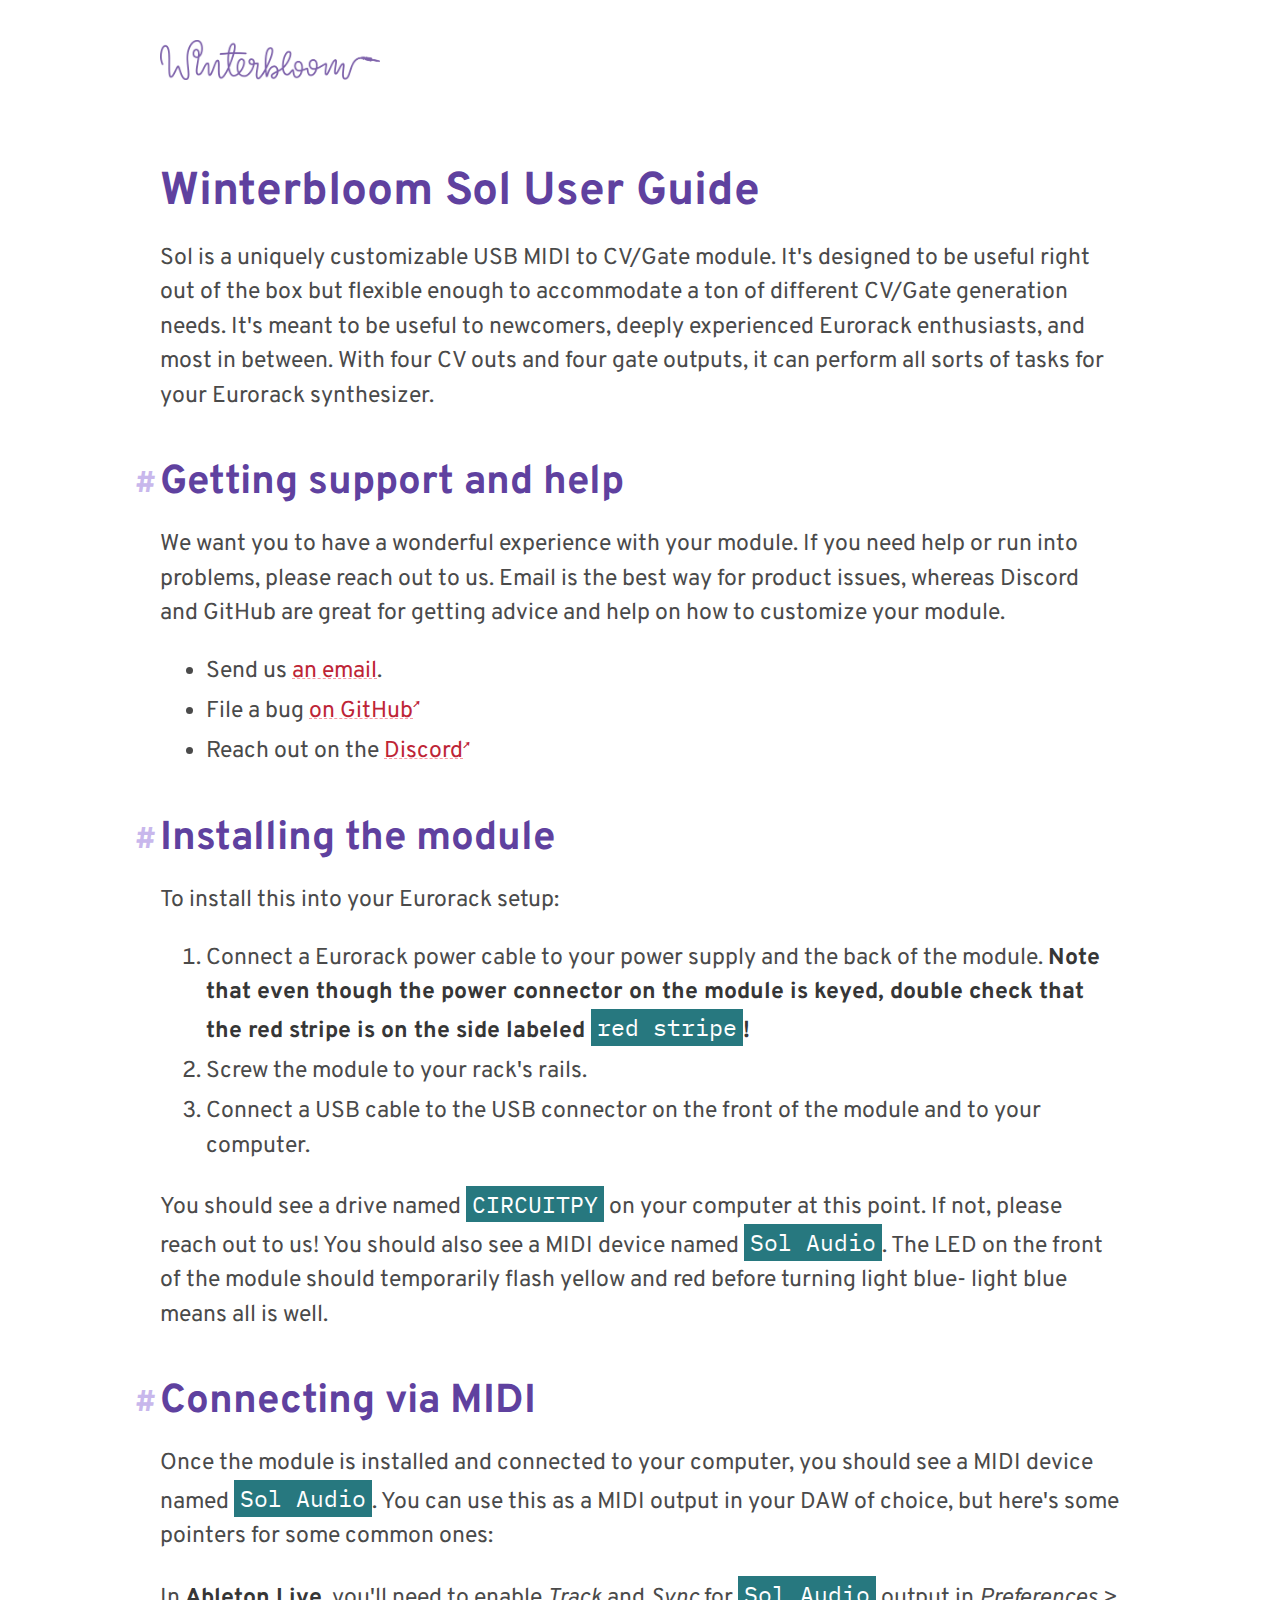
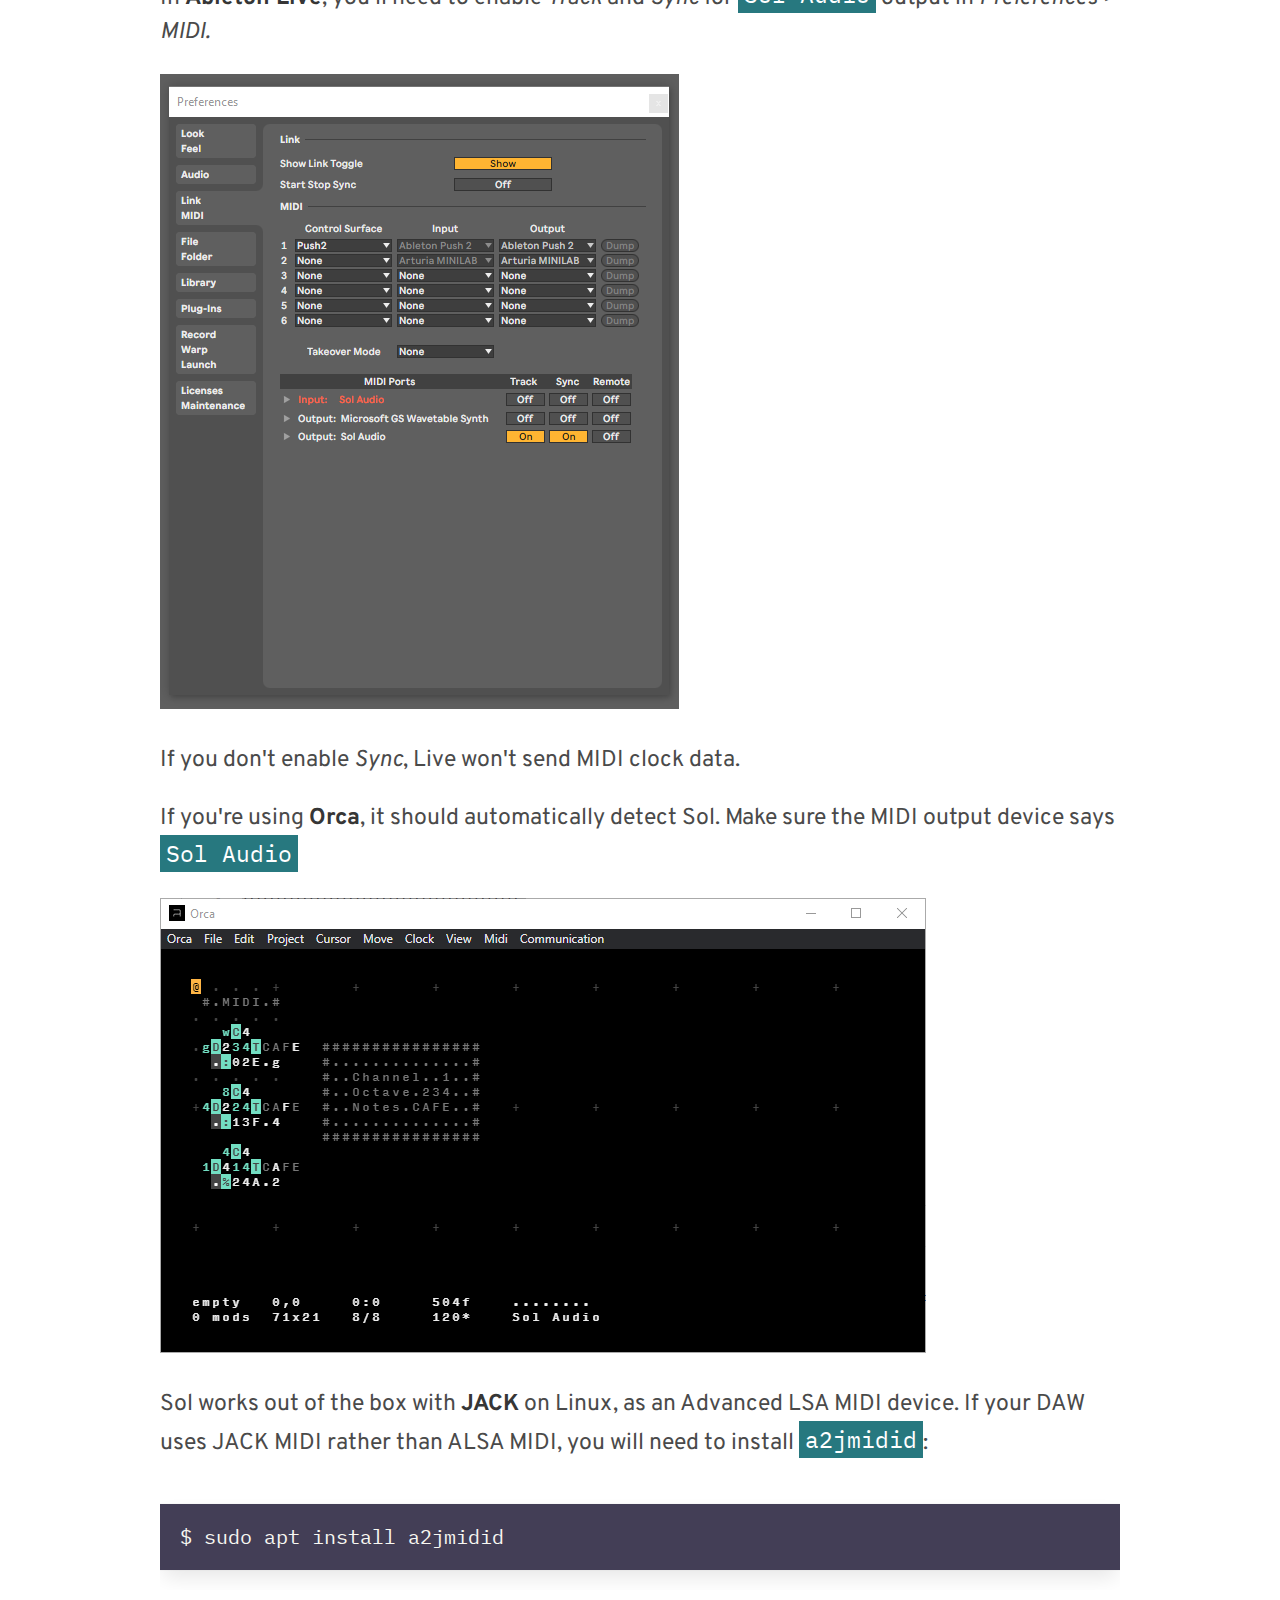
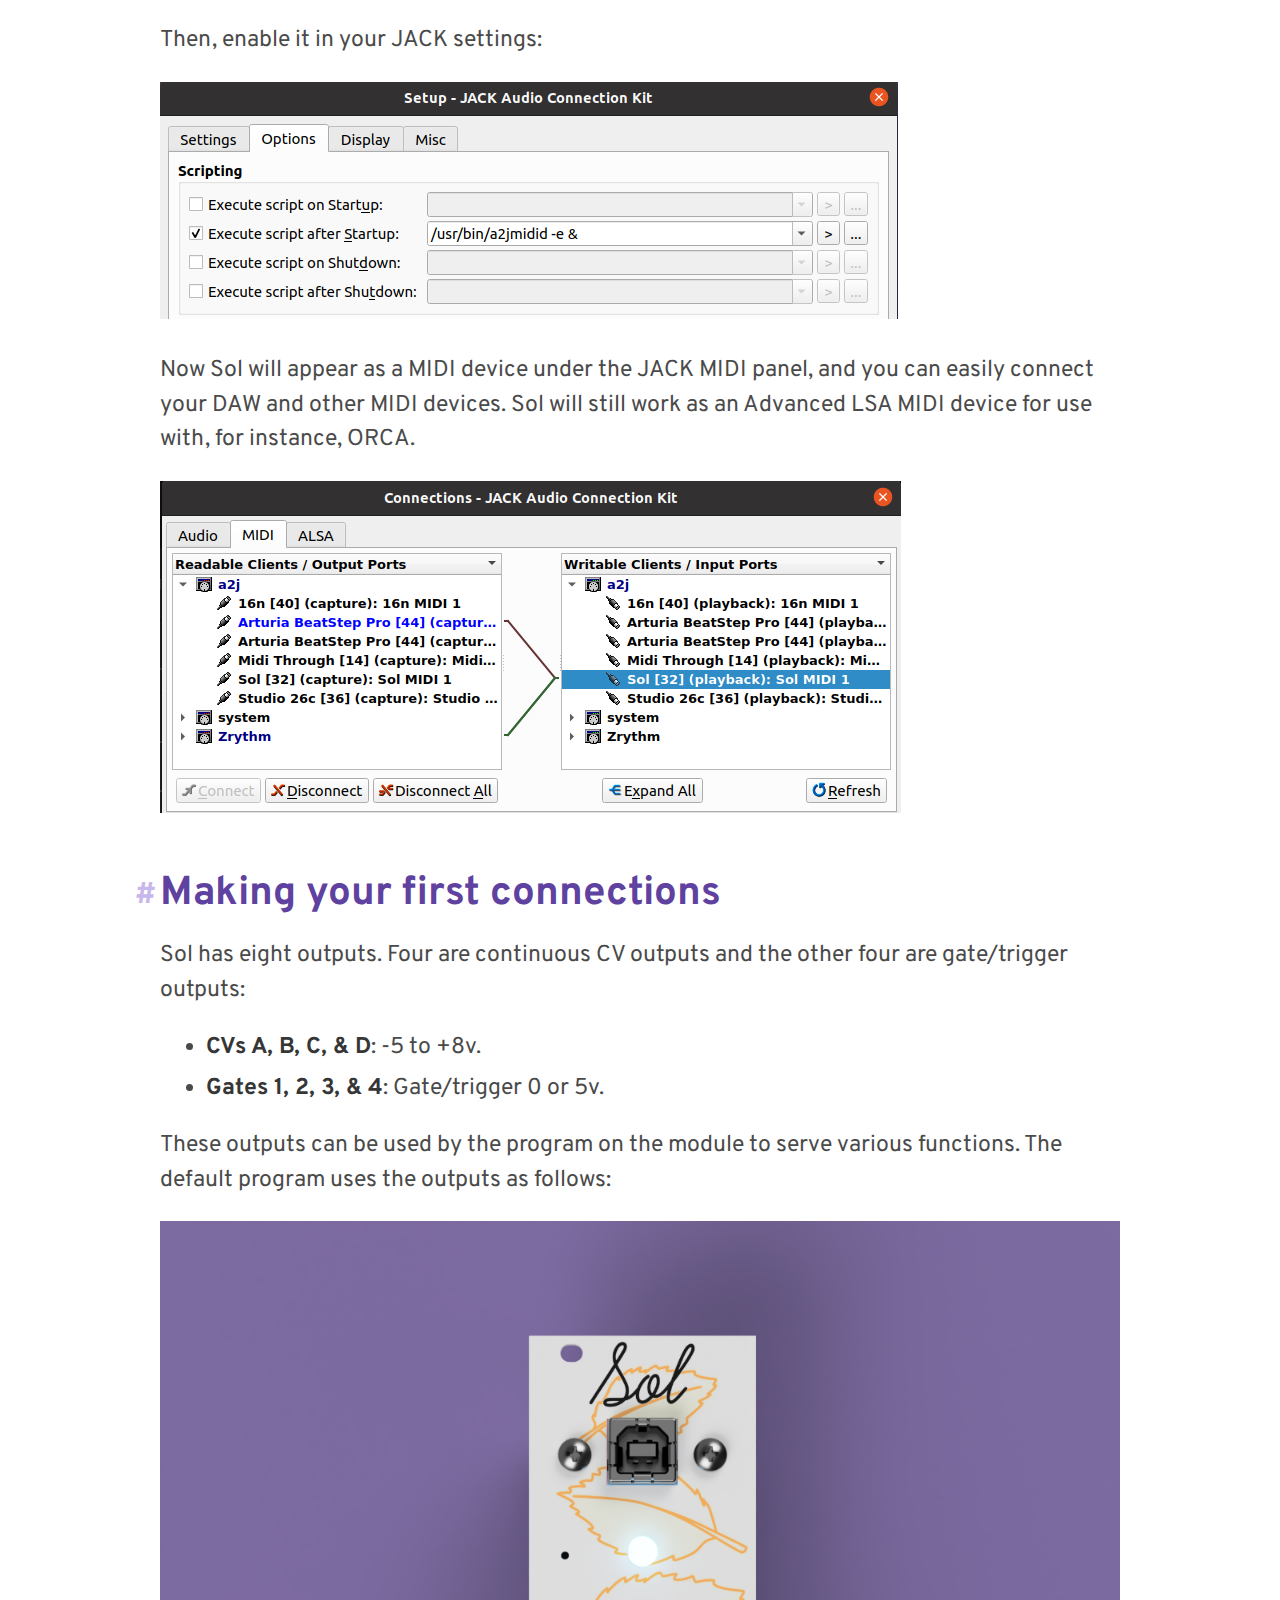
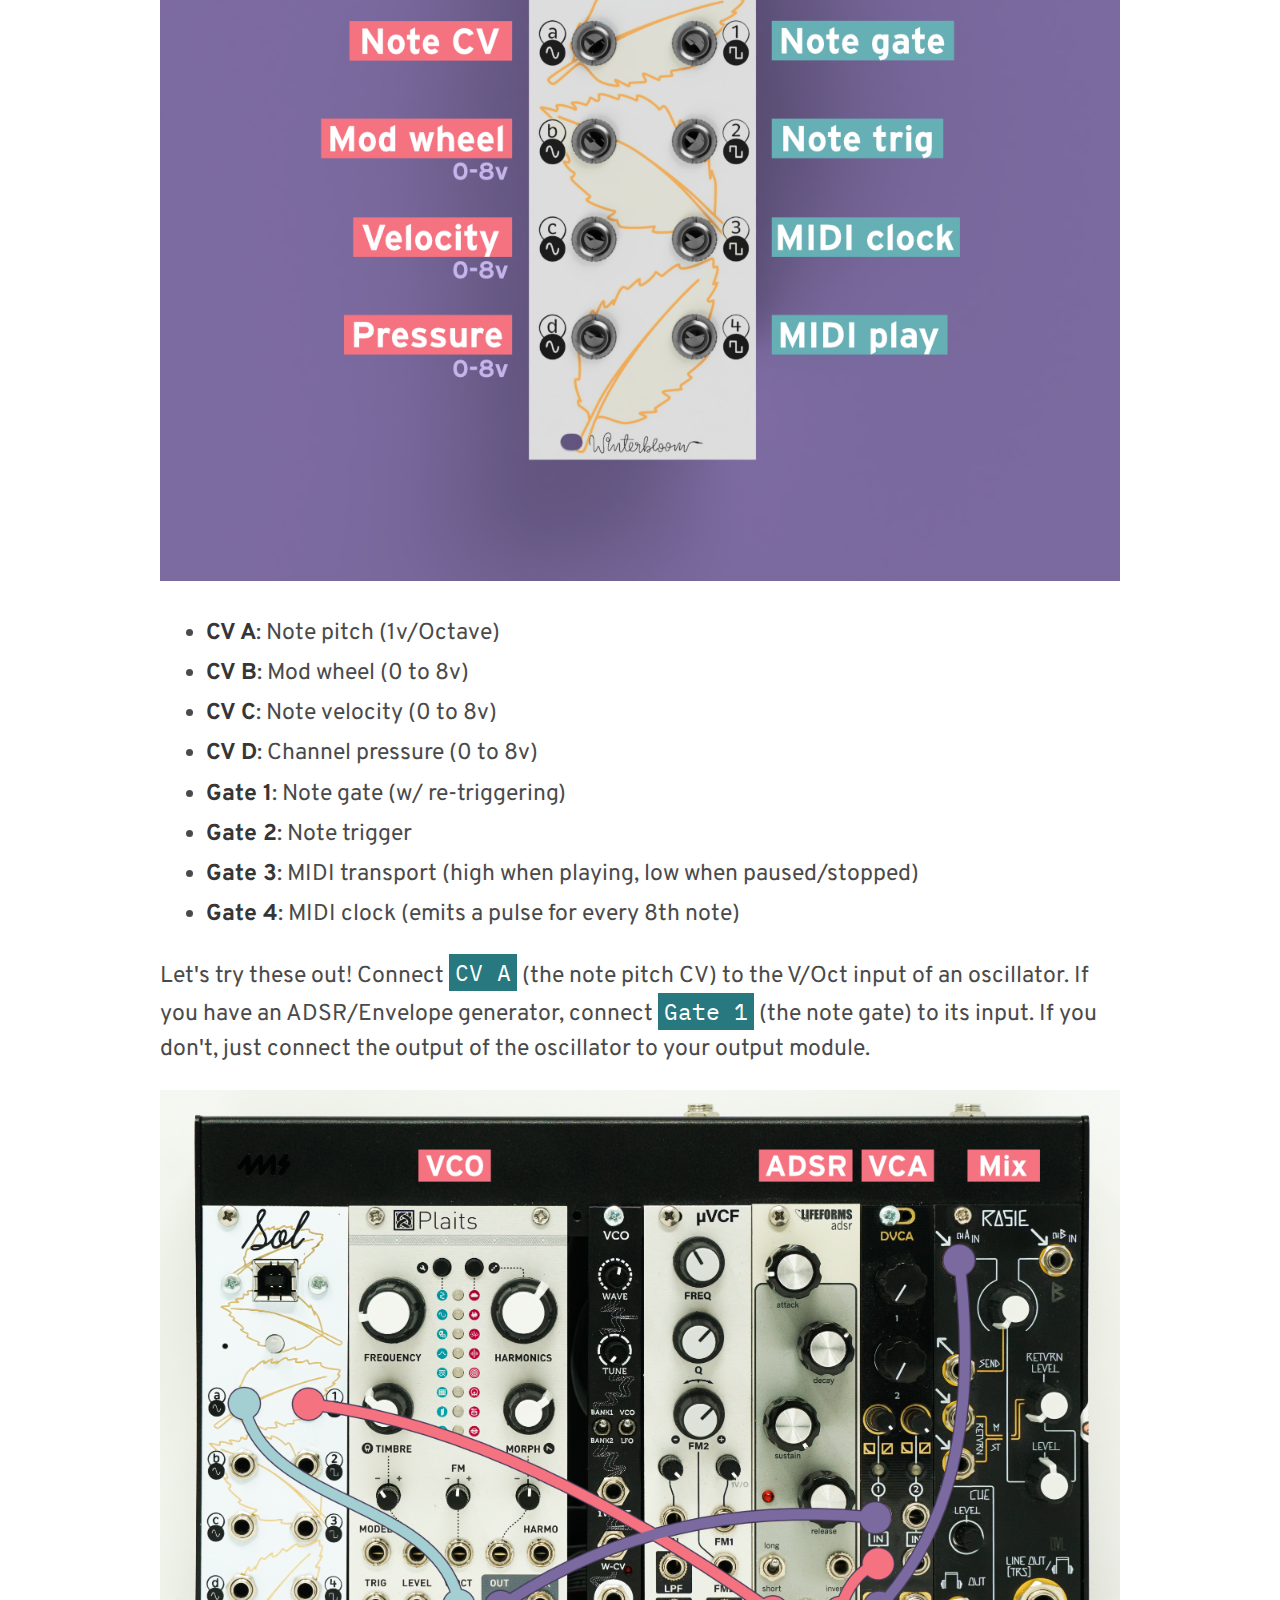
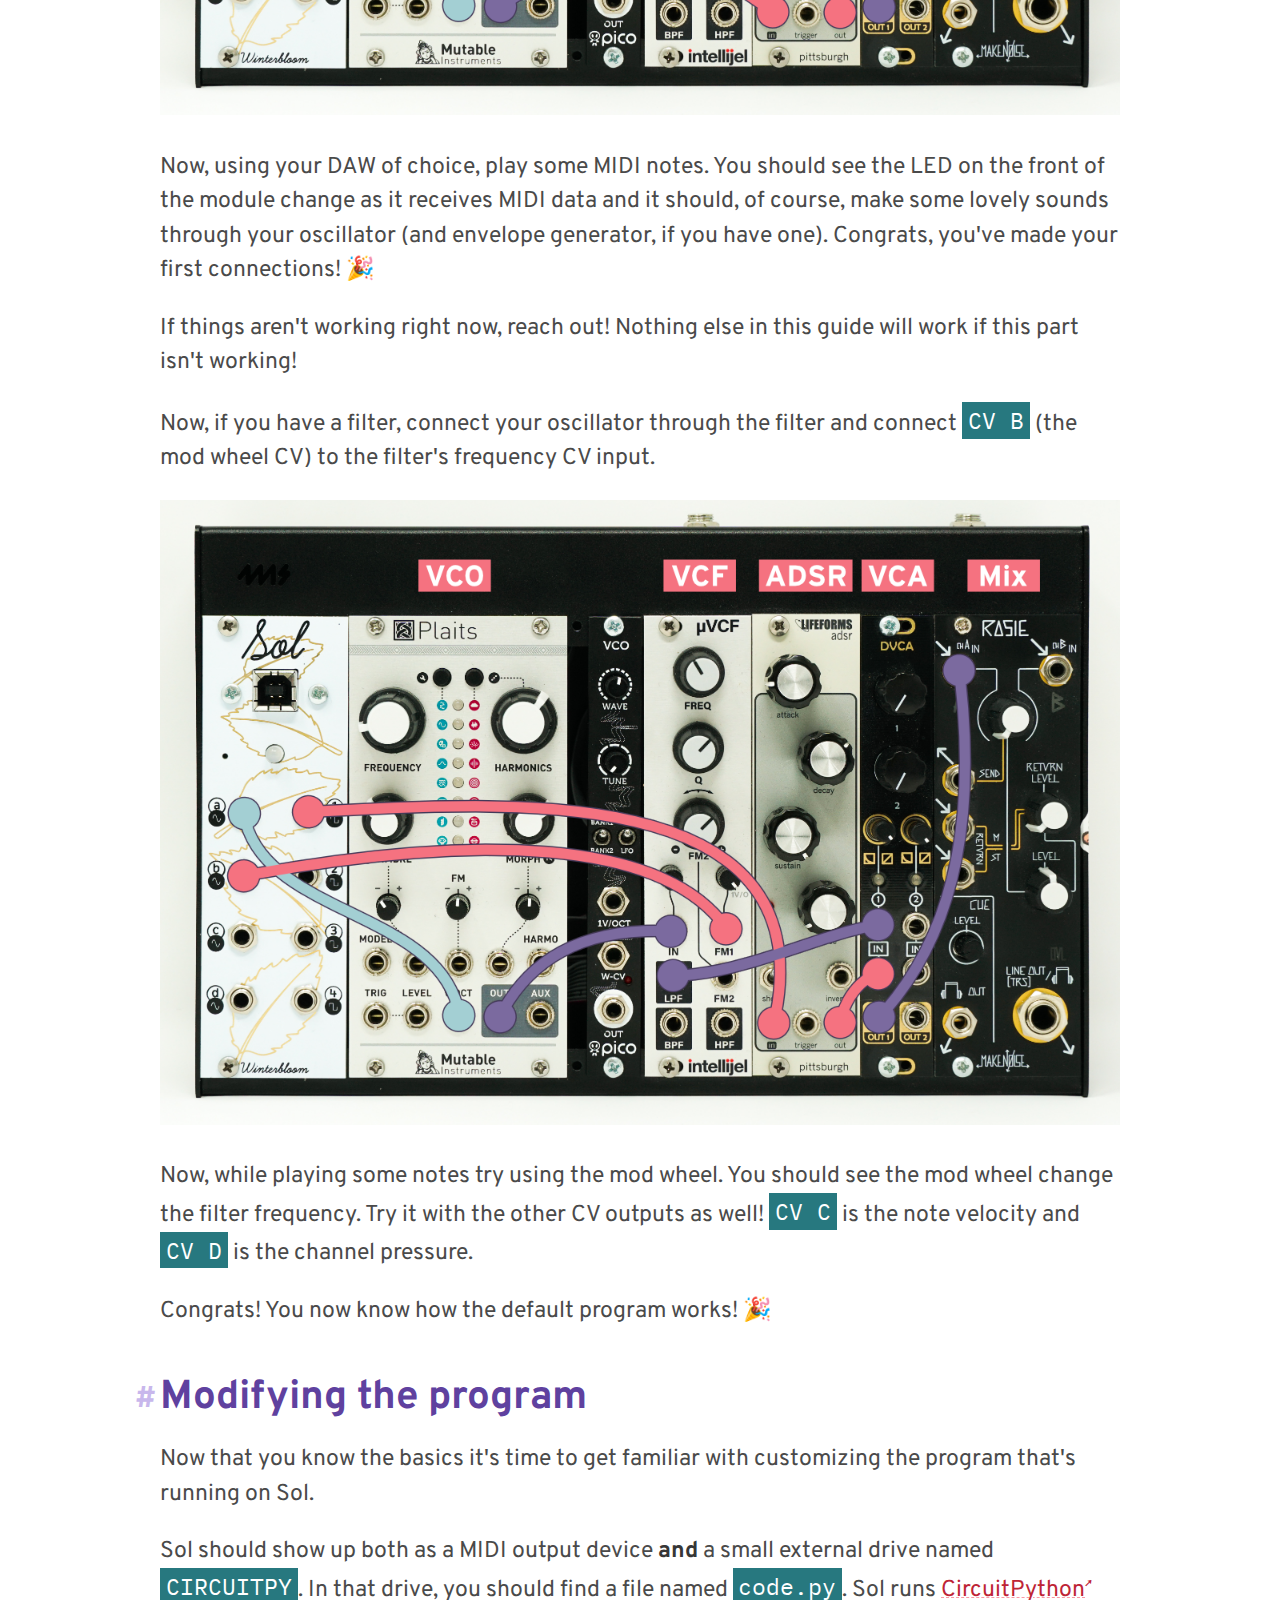
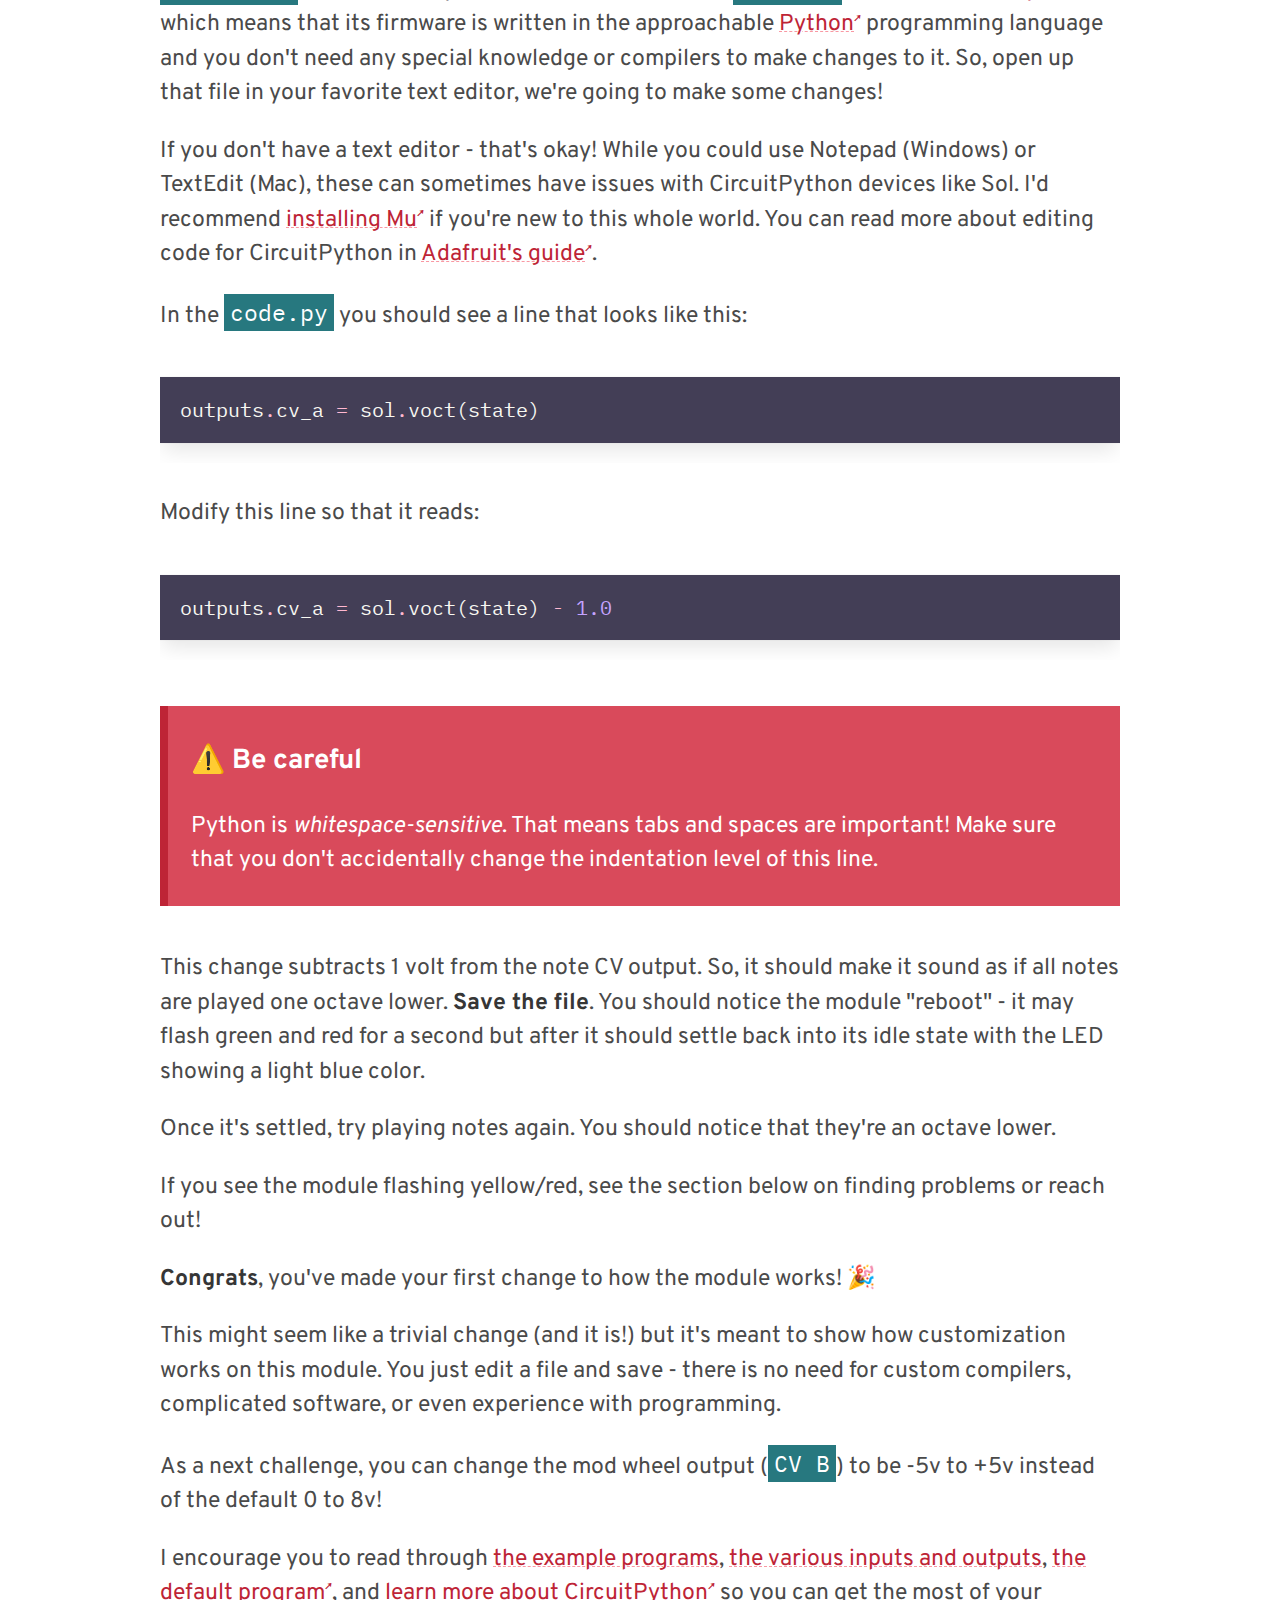
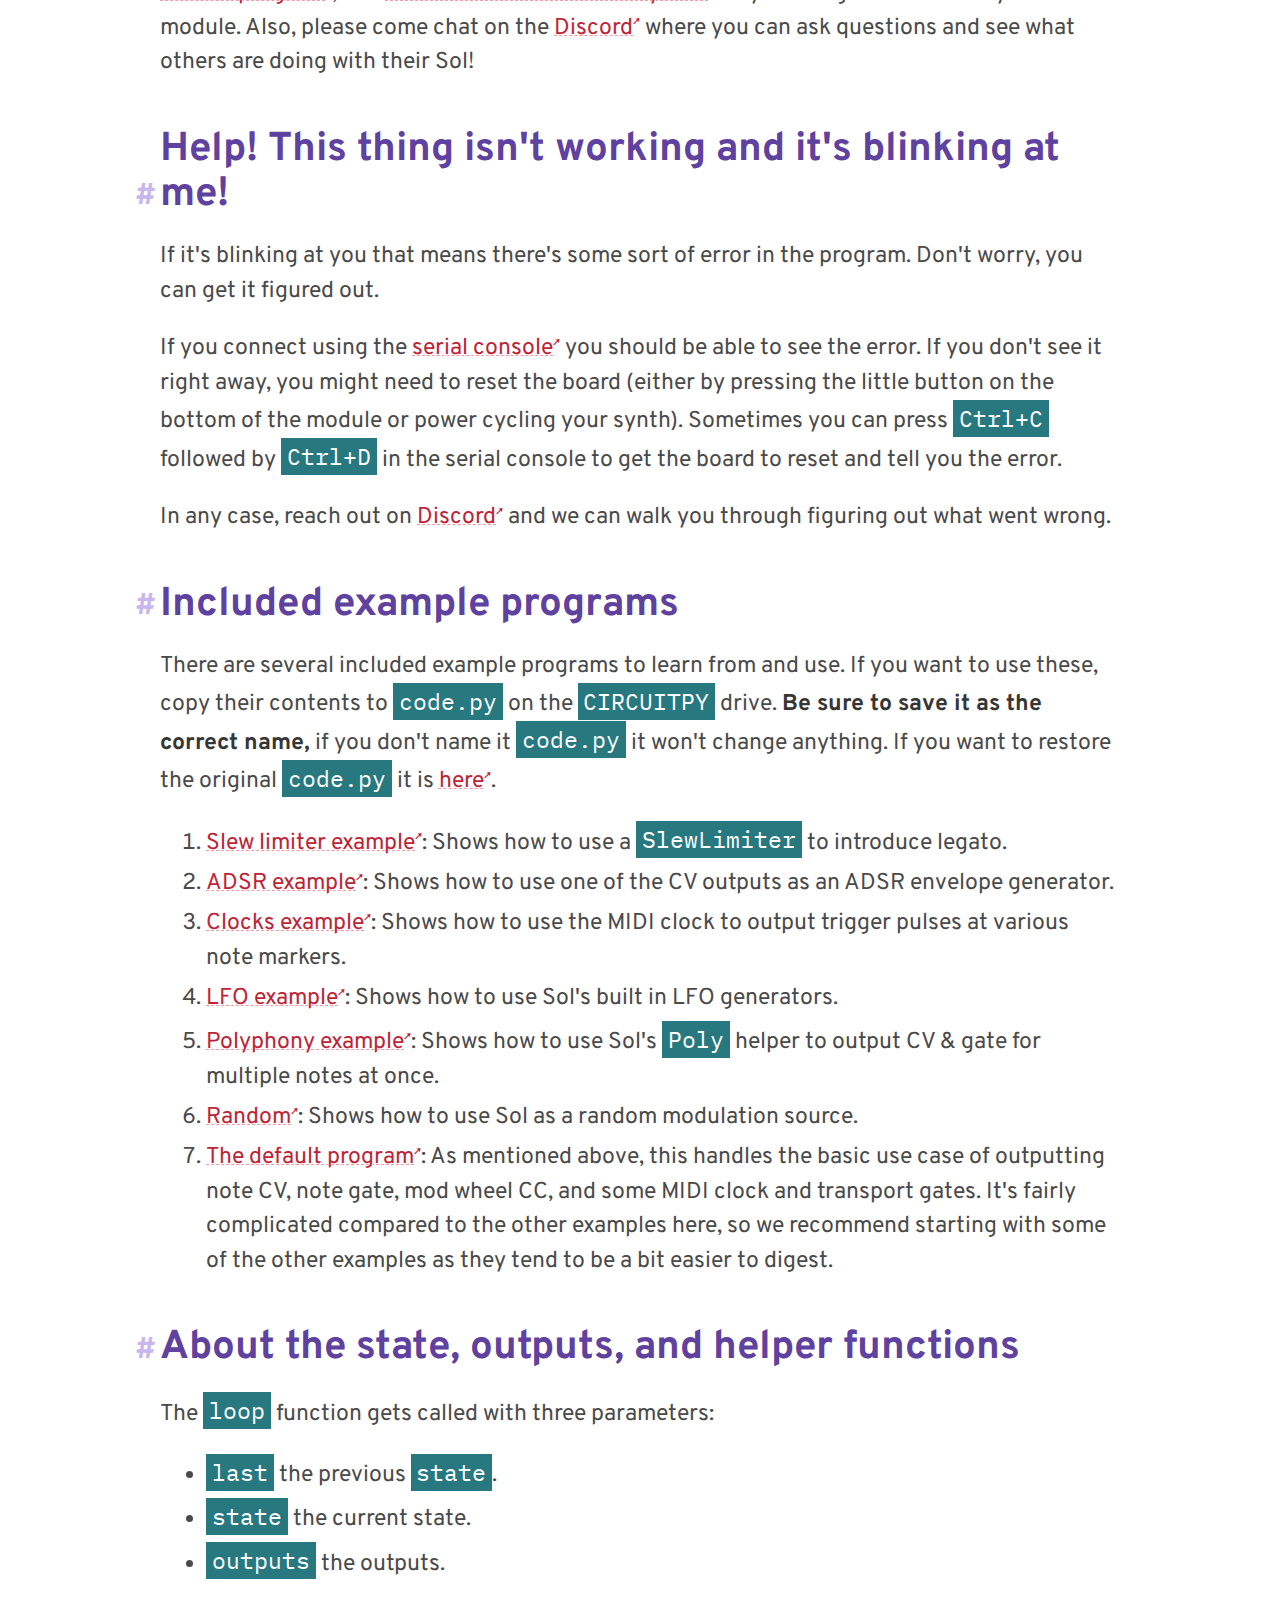
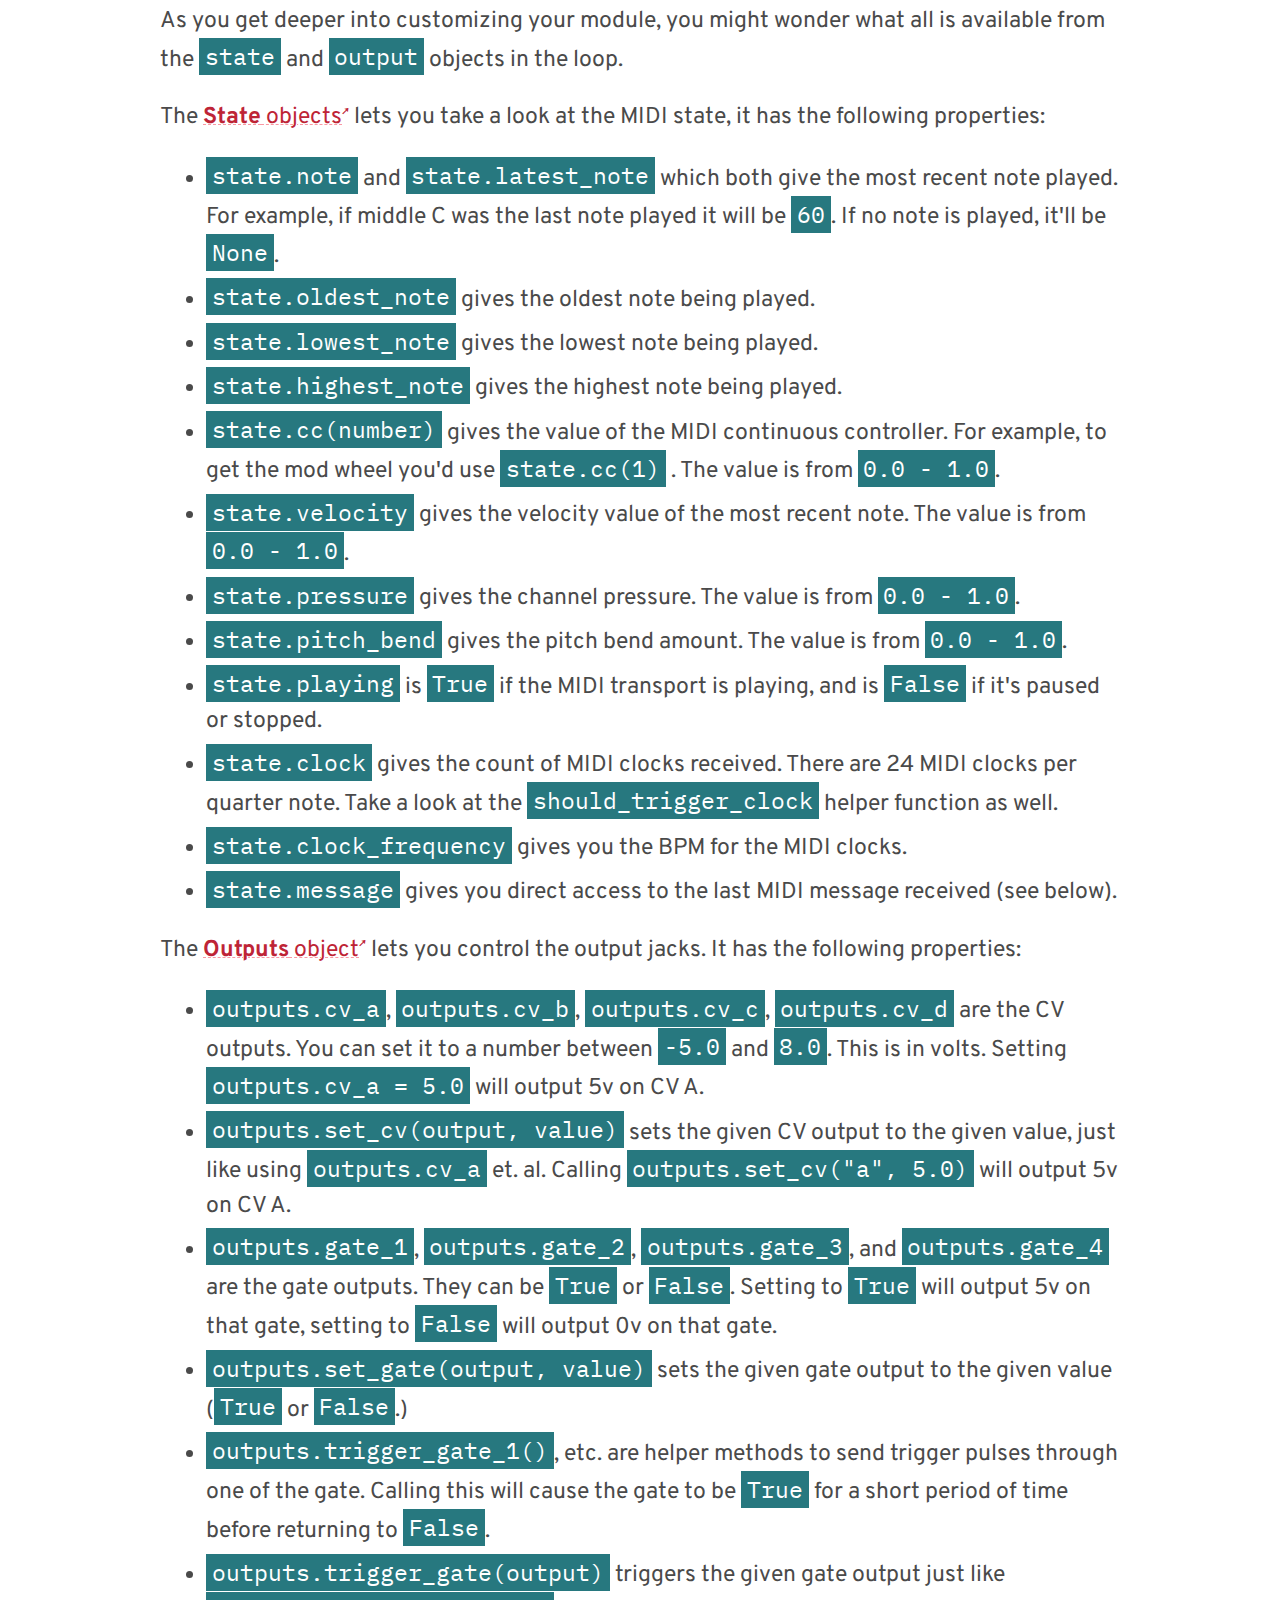
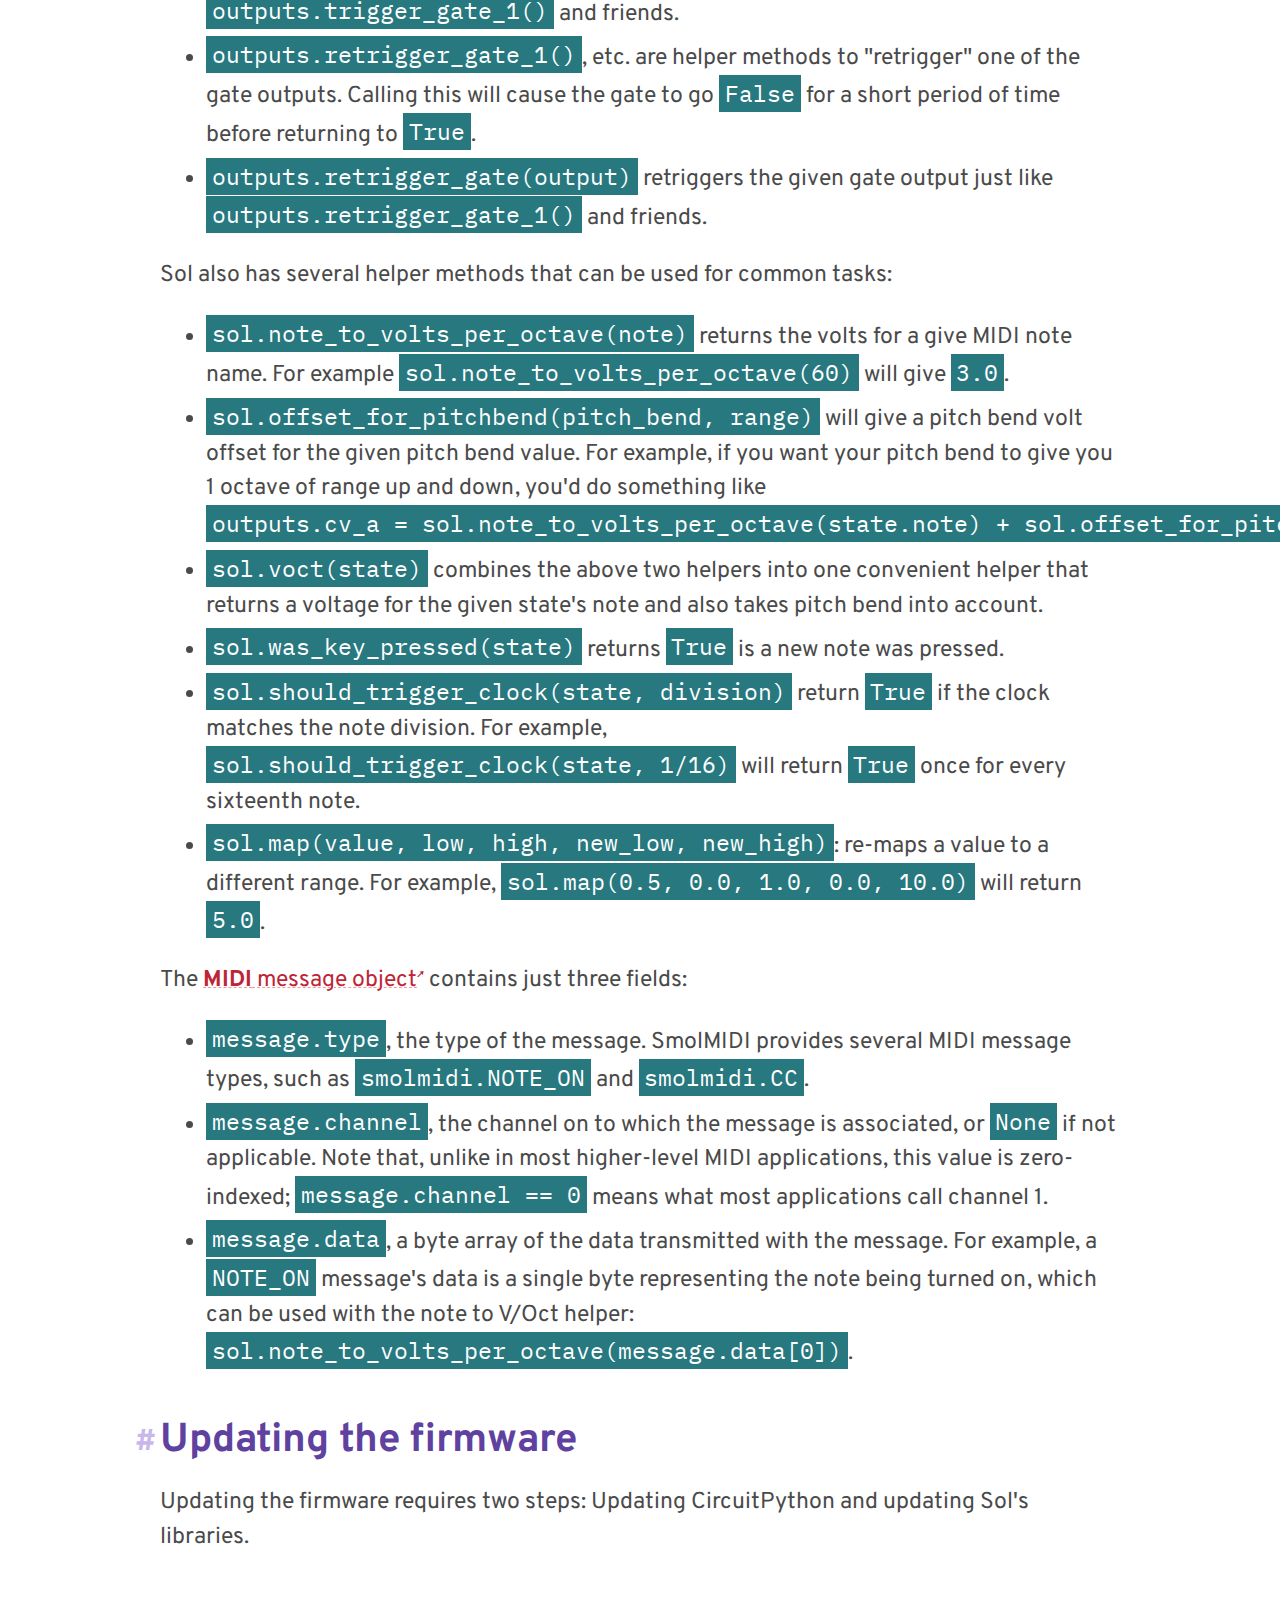
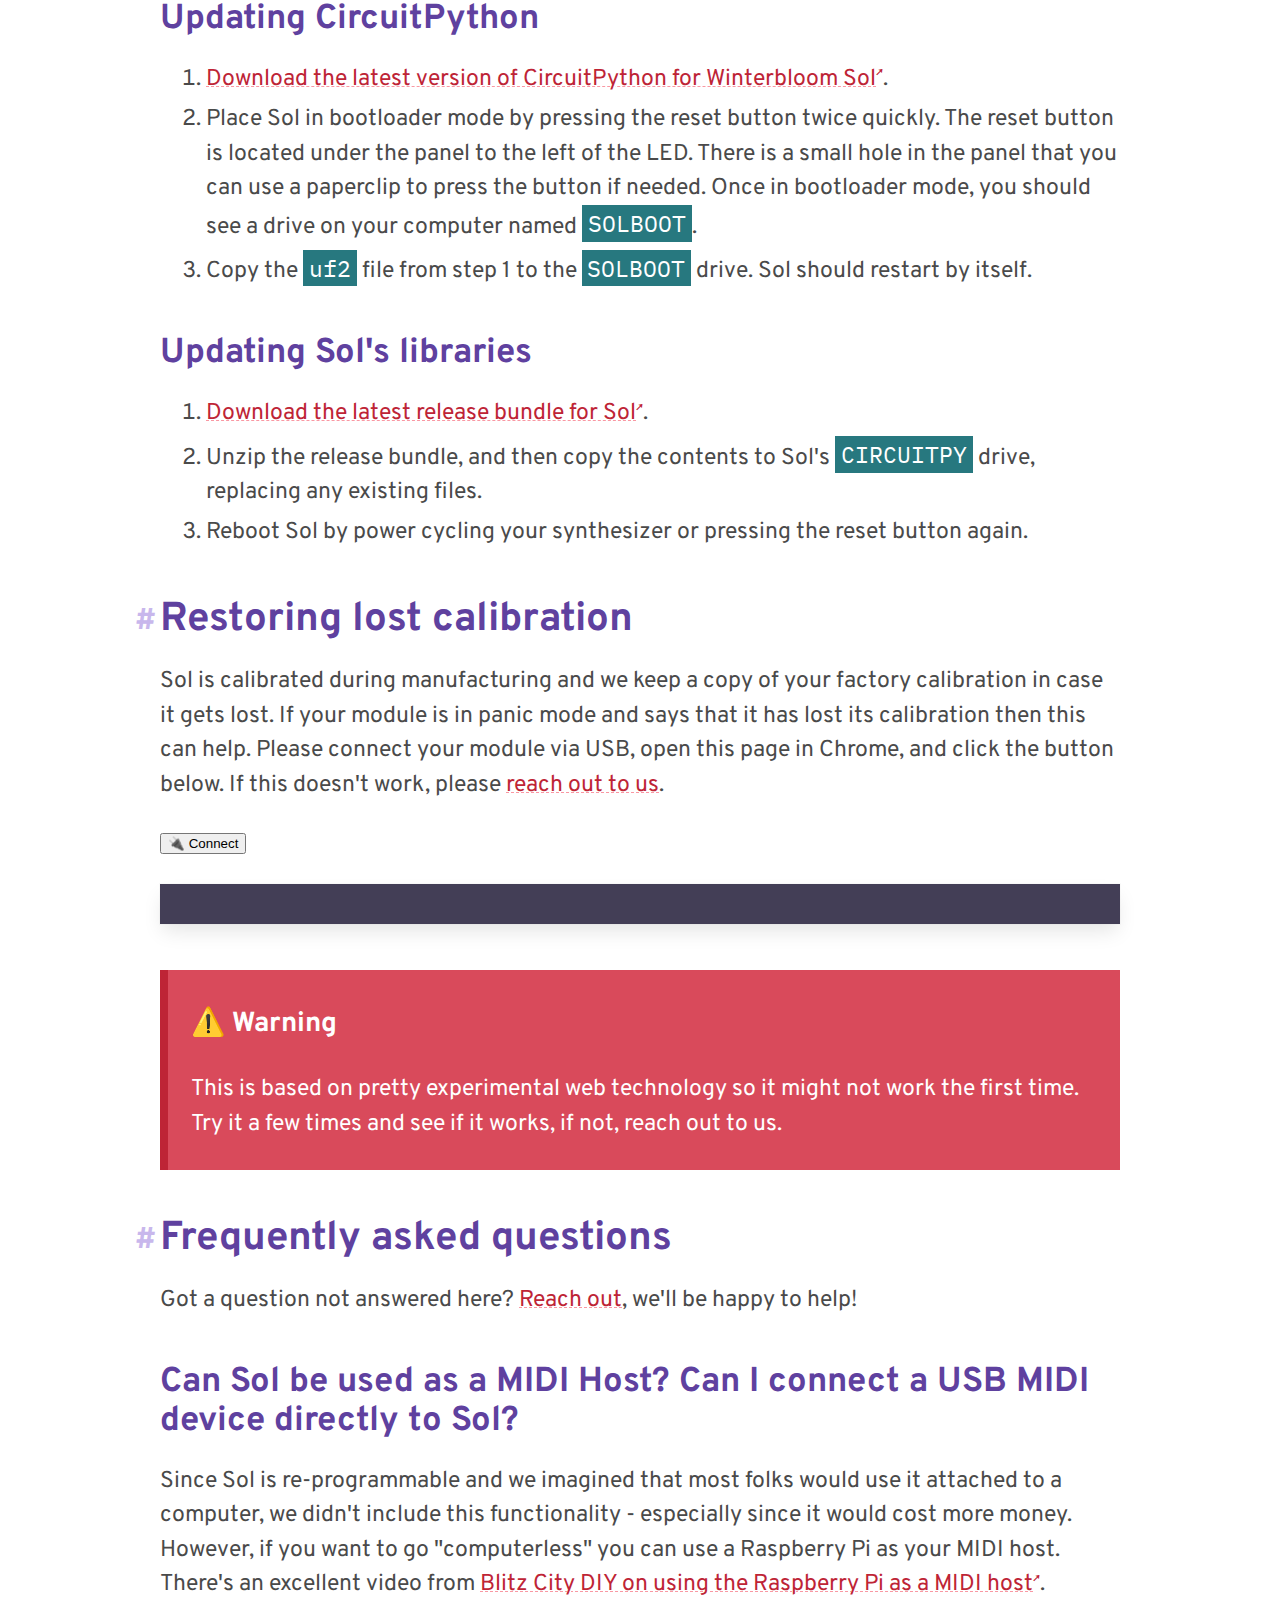
<file: index.html>
<!DOCTYPE html>
<html lang="en">
    <head>
        <meta http-equiv="Content-Type" content="text/html; charset=UTF-8" />

        <meta http-equiv="X-UA-Compatible" content="IE=edge" />
        <meta
            name="viewport"
            content="width=device-width, initial-scale=1, shrink-to-fit=no"
        />
         

		<link rel="shortcut icon" sizes="192x192" href="/icon.png" />
		<link rel="apple-touch-icon" sizes="192x192" href="/icon.png" />

        <title>
            User Guide - Winterbloom Sol User Guide
        </title>

        <!-- Bulma CSS framework -->
        <link href="bulma.min.css" rel="stylesheet" />

        <!-- Custom styles for this template -->
        <link href="style.css" rel="stylesheet" />

        <!-- Syntax highlighting css -->
        <link href="pygments.css" rel="stylesheet" />
    </head>
    <body>
		<header>
			<nav class="navbar" role="navigation" aria-label="main navigation">
				<div class="container is-max-desktop">
					<div class="navbar-brand">
						<a class="navbar-item" href="." title="Home">
							<img src="winterbloom-logo.png" alt="Winterbloom logo" height="28">
						</a>

						<a role="button" class="navbar-burger" aria-label="menu" aria-expanded="false" data-target="navbar_menu">
							<span aria-hidden="true"></span>
							<span aria-hidden="true"></span>
							<span aria-hidden="true"></span>
						</a>
					</div>

					<div class="navbar-menu" id="navbar_menu">
						<div class="navbar-end">
							
						</div>
					</div>
				</div>
			</nav>
		</header>

        <section class="section">
            <div class="container is-max-desktop">
                <article class="content"><h1 id="winterbloom-sol-user-guide">Winterbloom Sol User Guide<a class="headerlink" href="#winterbloom-sol-user-guide" title="Permanent link">#</a></h1>
<p>Sol is a uniquely customizable USB MIDI to CV/Gate module. It's designed to be useful right out of the box but flexible enough to accommodate a ton of different CV/Gate generation needs. It's meant to be useful to newcomers, deeply experienced Eurorack enthusiasts, and most in between. With four CV outs and four gate outputs, it can perform all sorts of tasks for your Eurorack synthesizer.</p>
<h2 id="getting-support-and-help">Getting support and help<a class="headerlink" href="#getting-support-and-help" title="Permanent link">#</a></h2>
<p>We want you to have a wonderful experience with your module. If you need help or run into problems, please reach out to us. Email is the best way for product issues, whereas Discord and GitHub are great for getting advice and help on how to customize your module.</p>
<ul>
<li>Send us <a href="mailto:support@winterbloom.com">an email</a>.</li>
<li>File a bug <a href="https://github.com/theacodes/Winterbloom-Sol" referrerpolicy="origin" rel="noopener" target="_blank">on GitHub</a></li>
<li>Reach out on the <a href="https://discord.gg/UpfqghQ" referrerpolicy="origin" rel="noopener" target="_blank">Discord</a></li>
</ul>
<h2 id="installing-the-module">Installing the module<a class="headerlink" href="#installing-the-module" title="Permanent link">#</a></h2>
<p>To install this into your Eurorack setup:</p>
<ol>
<li>Connect a Eurorack power cable to your power supply and the back of the module. <strong>Note that even though the power connector on the module is keyed, double check that the red stripe is on the side labeled <code>red stripe</code>!</strong></li>
<li>Screw the module to your rack's rails.</li>
<li>Connect a USB cable to the USB connector on the front of the module and to your computer.</li>
</ol>
<p>You should see a drive named <code>CIRCUITPY</code> on your computer at this point. If not, please reach out to us! You should also see a MIDI device named <code>Sol Audio</code>. The LED on the front of the module should temporarily flash yellow and red before turning light blue- light blue means all is well.</p>
<h2 id="connecting-via-midi">Connecting via MIDI<a class="headerlink" href="#connecting-via-midi" title="Permanent link">#</a></h2>
<p>Once the module is installed and connected to your computer, you should see a MIDI device named <code>Sol Audio</code>. You can use this as a MIDI output in your DAW of choice, but here's some pointers for some common ones:</p>
<p>In <strong>Ableton Live</strong>, you'll need to enable <em>Track</em> and <em>Sync</em> for <code>Sol Audio</code> output in <em>Preferences &gt; MIDI.</em></p>
<p><img alt="images/Annotation_2019-12-08_172221.png" src="images/Annotation_2019-12-08_172221.png" /></p>
<p>If you don't enable <em>Sync</em>, Live won't send MIDI clock data.</p>
<p>If you're using <strong>Orca</strong>, it should automatically detect Sol. Make sure the MIDI output device says <code>Sol Audio</code></p>
<p><img alt="images/Annotation_2019-12-08_173238.png" src="images/Annotation_2019-12-08_173238.png" /></p>
<p>Sol works out of the box with <strong>JACK</strong> on Linux, as an Advanced LSA MIDI device.
If your DAW uses JACK MIDI rather than ALSA MIDI, you will need to install <code>a2jmidid</code>:</p>
<div class="highlight"><pre><span></span><code>$ sudo apt install a2jmidid
</code></pre></div>
<p>Then, enable it in your JACK settings:</p>
<p><img alt="images/jack_a2jmidid.png" src="images/jack_a2jmidid.png" /></p>
<p>Now Sol will appear as a MIDI device under the JACK MIDI panel, and you can easily connect your DAW and other MIDI devices.
Sol will still work as an Advanced LSA MIDI device for use with, for instance, ORCA.</p>
<p><img alt="jack_a2j_w_daw_and_controller.png" src="images/jack_a2j_w_daw_and_controller.png" /></p>
<h2 id="making-your-first-connections">Making your first connections<a class="headerlink" href="#making-your-first-connections" title="Permanent link">#</a></h2>
<p>Sol has eight outputs. Four are continuous CV outputs and the other four are gate/trigger outputs:</p>
<ul>
<li><strong>CVs A, B, C, &amp; D</strong>: -5 to +8v.</li>
<li><strong>Gates 1, 2, 3, &amp; 4</strong>: Gate/trigger 0 or 5v.</li>
</ul>
<p>These outputs can be used by the program on the module to serve various functions. The default program uses the outputs as follows:</p>
<p><img alt="images/sol-program-labels" src="images/sol-program-labels.png" /></p>
<ul>
<li><strong>CV A</strong>: Note pitch (1v/Octave)</li>
<li><strong>CV B</strong>: Mod wheel (0 to 8v)</li>
<li><strong>CV C</strong>: Note velocity  (0 to 8v)</li>
<li><strong>CV D</strong>: Channel pressure (0 to 8v)</li>
<li><strong>Gate 1</strong>: Note gate (w/ re-triggering)</li>
<li><strong>Gate 2</strong>: Note trigger</li>
<li><strong>Gate 3</strong>: MIDI transport (high when playing, low when paused/stopped)</li>
<li><strong>Gate 4</strong>: MIDI clock (emits a pulse for every 8th note)</li>
</ul>
<p>Let's try these out! Connect <code>CV A</code> (the note pitch CV) to the V/Oct input of an oscillator. If you have an ADSR/Envelope generator, connect <code>Gate 1</code> (the note gate) to its input. If you don't, just connect the output of the oscillator to your output module.</p>
<p><img alt="images/first-connection.png" src="images/first-connection.png" /></p>
<p>Now, using your DAW of choice, play some MIDI notes. You should see the LED on the front of the module change as it receives MIDI data and it should, of course, make some lovely sounds through your oscillator (and envelope generator, if you have one). Congrats, you've made your first connections! 🎉</p>
<p>If things aren't working right now, reach out! Nothing else in this guide will work if this part isn't working!</p>
<p>Now, if you have a filter, connect your oscillator through the filter and connect <code>CV B</code> (the mod wheel CV) to the filter's frequency CV input.</p>
<p><img alt="images/second-connection.png" src="images/second-connection.png" /></p>
<p>Now, while playing some notes try using the mod wheel. You should see the mod wheel change the filter frequency. Try it with the other CV outputs as well! <code>CV C</code> is the note velocity and <code>CV D</code> is the channel pressure.</p>
<p>Congrats! You now know how the default program works! 🎉</p>
<h2 id="modifying-the-program">Modifying the program<a class="headerlink" href="#modifying-the-program" title="Permanent link">#</a></h2>
<p>Now that you know the basics it's time to get familiar with customizing the program that's running on Sol.</p>
<p>Sol should show up both as a MIDI output device <strong>and</strong> a small external drive named <code>CIRCUITPY</code>. In that drive, you should find a file named <code>code.py</code>. Sol runs <a href="https://circuitpython.org" referrerpolicy="origin" rel="noopener" target="_blank">CircuitPython</a> which means that its firmware is written in the approachable <a href="https://python.org" referrerpolicy="origin" rel="noopener" target="_blank">Python</a> programming language and you don't need any special knowledge or compilers to make changes to it. So, open up that file in your favorite text editor, we're going to make some changes!</p>
<p>If you don't have a text editor - that's okay! While you could use Notepad (Windows) or TextEdit (Mac), these can sometimes have issues with CircuitPython devices like Sol. I'd recommend <a href="https://learn.adafruit.com/welcome-to-circuitpython/installing-mu-editor" referrerpolicy="origin" rel="noopener" target="_blank">installing Mu</a> if you're new to this whole world. You can read more about editing code for CircuitPython in <a href="https://learn.adafruit.com/welcome-to-circuitpython/creating-and-editing-code" referrerpolicy="origin" rel="noopener" target="_blank">Adafruit's guide</a>.</p>
<p>In the <code>code.py</code> you should see a line that looks like this:</p>
<div class="highlight"><pre><span></span><code><span class="n">outputs</span><span class="o">.</span><span class="n">cv_a</span> <span class="o">=</span> <span class="n">sol</span><span class="o">.</span><span class="n">voct</span><span class="p">(</span><span class="n">state</span><span class="p">)</span>
</code></pre></div>
<p>Modify this line so that it reads:</p>
<div class="highlight"><pre><span></span><code><span class="n">outputs</span><span class="o">.</span><span class="n">cv_a</span> <span class="o">=</span> <span class="n">sol</span><span class="o">.</span><span class="n">voct</span><span class="p">(</span><span class="n">state</span><span class="p">)</span> <span class="o">-</span> <span class="mf">1.0</span>
</code></pre></div>
<div class="admonition warning">
<p class="admonition-title">Be careful</p>
<p>Python is <em>whitespace-sensitive</em>. That means tabs and spaces are important! Make sure that you don't accidentally change the indentation level of this line.</p>
</div>
<p>This change subtracts 1 volt from the note CV output. So, it should make it sound as if all notes are played one octave lower. <strong>Save the file</strong>. You should notice the module "reboot" - it may flash green and red for a second but after it should settle back into its idle state with the LED showing a light blue color.</p>
<p>Once it's settled, try playing notes again. You should notice that they're an octave lower.</p>
<p>If you see the module flashing yellow/red, see the section below on finding problems or reach out!</p>
<p><strong>Congrats</strong>, you've made your first change to how the module works!  🎉</p>
<p>This might seem like a trivial change (and it is!) but it's meant to show how customization works on this module. You just edit a file and save - there is no need for custom compilers, complicated software, or even experience with programming.</p>
<p>As a next challenge, you can change the mod wheel output (<code>CV B</code>) to be -5v to +5v instead of the default 0 to 8v!</p>
<p>I encourage you to read through <a href="#included-example-programs">the example programs</a>, <a href="#about-the-state-and-outputs">the various inputs and outputs</a>, <a href="https://github.com/theacodes/Winterbloom-Sol/blob/master/examples/1_default.py" referrerpolicy="origin" rel="noopener" target="_blank">the default program</a>, and <a href="https://learn.adafruit.com/welcome-to-circuitpython/overview" referrerpolicy="origin" rel="noopener" target="_blank">learn more about CircuitPython</a> so you can get the most of your module. Also, please come chat on the <a href="https://discord.gg/UpfqghQ" referrerpolicy="origin" rel="noopener" target="_blank">Discord</a> where you can ask questions and see what others are doing with their Sol!</p>
<h2 id="help-this-thing-isnt-working-and-its-blinking-at-me">Help! This thing isn't working and it's blinking at me!<a class="headerlink" href="#help-this-thing-isnt-working-and-its-blinking-at-me" title="Permanent link">#</a></h2>
<p>If it's blinking at you that means there's some sort of error in the program. Don't worry, you can get it figured out.</p>
<p>If you connect using the <a href="https://learn.adafruit.com/welcome-to-circuitpython/kattni-connecting-to-the-serial-console" referrerpolicy="origin" rel="noopener" target="_blank">serial console</a> you should be able to see the error. If you don't see it right away, you might need to reset the board (either by pressing the little button on the bottom of the module or power cycling your synth). Sometimes you can press <code>Ctrl+C</code> followed by <code>Ctrl+D</code> in the serial console to get the board to reset and tell you the error.</p>
<p>In any case, reach out on <a href="https://discord.gg/UpfqghQ" referrerpolicy="origin" rel="noopener" target="_blank">Discord</a> and we can walk you through figuring out what went wrong.</p>
<h2 id="included-example-programs">Included example programs<a class="headerlink" href="#included-example-programs" title="Permanent link">#</a></h2>
<p>There are several included example programs to learn from and use. If you want to use these, copy their contents to <code>code.py</code> on the <code>CIRCUITPY</code> drive. <strong>Be sure to save it as the correct name,</strong> if you don't name it <code>code.py</code> it won't change anything. If you want to restore the original <code>code.py</code> it is <a href="https://github.com/theacodes/Winterbloom-Sol/blob/master/examples/1_default.py" referrerpolicy="origin" rel="noopener" target="_blank">here</a>.</p>
<ol>
<li><a href="https://github.com/theacodes/Winterbloom-Sol/blob/master/examples/2_slew_limiter.py" referrerpolicy="origin" rel="noopener" target="_blank">Slew limiter example</a>: Shows how to use a <code>SlewLimiter</code> to introduce legato.</li>
<li><a href="https://github.com/theacodes/Winterbloom-Sol/blob/master/examples/3_adsr.py" referrerpolicy="origin" rel="noopener" target="_blank">ADSR example</a>: Shows how to use one of the CV outputs as an ADSR envelope generator.</li>
<li><a href="https://github.com/theacodes/Winterbloom-Sol/blob/master/examples/4_clocks.py" referrerpolicy="origin" rel="noopener" target="_blank">Clocks example</a>: Shows how to use the MIDI clock to output trigger pulses at various note markers.</li>
<li><a href="https://github.com/theacodes/Winterbloom-Sol/blob/master/examples/5_lfo.py" referrerpolicy="origin" rel="noopener" target="_blank">LFO example</a>: Shows how to use Sol's built in LFO generators.</li>
<li><a href="https://github.com/theacodes/Winterbloom-Sol/blob/master/examples/6_poly.py" referrerpolicy="origin" rel="noopener" target="_blank">Polyphony example</a>: Shows how to use Sol's <code>Poly</code> helper to output CV &amp; gate for multiple notes at once.</li>
<li><a href="https://github.com/theacodes/Winterbloom-Sol/blob/master/examples/7_random.py" referrerpolicy="origin" rel="noopener" target="_blank">Random</a>: Shows how to use Sol as a random modulation source.</li>
<li><a href="https://github.com/theacodes/Winterbloom-Sol/blob/master/examples/1_default.py" referrerpolicy="origin" rel="noopener" target="_blank">The default program</a>: As mentioned above, this handles the basic use case of outputting note CV, note gate, mod wheel CC, and some MIDI clock and transport gates. It's fairly complicated compared to the other examples here, so we recommend starting with some of the other examples as they tend to be a bit easier to digest.</li>
</ol>
<h2 id="about-the-state-outputs-and-helper-functions">About the state, outputs, and helper functions<a class="headerlink" href="#about-the-state-outputs-and-helper-functions" title="Permanent link">#</a></h2>
<p>The <code>loop</code> function gets called with three parameters:</p>
<ul>
<li><code>last</code> the previous <code>state</code>.</li>
<li><code>state</code> the current state.</li>
<li><code>outputs</code> the outputs.</li>
</ul>
<p>As you get deeper into customizing your module, you might wonder what all is available from the <code>state</code> and <code>output</code> objects in the loop.</p>
<p>The <a href="https://github.com/theacodes/Winterbloom-Sol/blob/master/firmware/winterbloom_sol/sol.py#L36" referrerpolicy="origin" rel="noopener" target="_blank"><strong>State</strong> objects</a> lets you take a look at the MIDI state, it has the following properties:</p>
<ul>
<li><code>state.note</code> and <code>state.latest_note</code> which both give the most recent note played. For example, if middle C was the last note played it will be <code>60</code>. If no note is played, it'll be <code>None</code>.</li>
<li><code>state.oldest_note</code> gives the oldest note being played.</li>
<li><code>state.lowest_note</code> gives the lowest note being played.</li>
<li><code>state.highest_note</code> gives the highest note being played.</li>
<li><code>state.cc(number)</code> gives the value of the MIDI continuous controller. For example, to get the mod wheel you'd use <code>state.cc(1)</code> . The value is from <code>0.0 - 1.0</code>.</li>
<li><code>state.velocity</code> gives the velocity value of the most recent note. The value is from <code>0.0 - 1.0</code>.</li>
<li><code>state.pressure</code> gives the channel pressure. The value is from <code>0.0 - 1.0</code>.</li>
<li><code>state.pitch_bend</code> gives the pitch bend amount. The value is from <code>0.0 - 1.0</code>.</li>
<li><code>state.playing</code> is <code>True</code> if the MIDI transport is playing, and is <code>False</code> if it's paused or stopped.</li>
<li><code>state.clock</code> gives the count of MIDI clocks received. There are 24 MIDI clocks per quarter note. Take a look at the <code>should_trigger_clock</code> helper function as well.</li>
<li><code>state.clock_frequency</code> gives you the BPM for the MIDI clocks.</li>
<li><code>state.message</code> gives you direct access to the last MIDI message received (see below).</li>
</ul>
<p>The <a href="https://github.com/theacodes/Winterbloom-Sol/blob/master/firmware/winterbloom_sol/sol.py#L179" referrerpolicy="origin" rel="noopener" target="_blank"><strong>Outputs</strong> object</a> lets you control the output jacks. It has the following properties:</p>
<ul>
<li><code>outputs.cv_a</code>, <code>outputs.cv_b</code>, <code>outputs.cv_c</code>, <code>outputs.cv_d</code> are the CV outputs. You can set it to a number between <code>-5.0</code> and <code>8.0</code>. This is in volts. Setting <code>outputs.cv_a = 5.0</code> will output 5v on CV A.</li>
<li><code>outputs.set_cv(output, value)</code> sets the given CV output to the given value, just like using <code>outputs.cv_a</code> et. al. Calling <code>outputs.set_cv("a", 5.0)</code> will output 5v on CV A.</li>
<li><code>outputs.gate_1</code>, <code>outputs.gate_2</code>, <code>outputs.gate_3</code>, and <code>outputs.gate_4</code> are the gate outputs. They can be <code>True</code> or <code>False</code>. Setting to <code>True</code> will output 5v on that gate, setting to <code>False</code> will output 0v on that gate.</li>
<li><code>outputs.set_gate(output, value)</code> sets the given gate output to the given value (<code>True</code> or <code>False</code>.)</li>
<li><code>outputs.trigger_gate_1()</code>, etc. are helper methods to send trigger pulses through one of the gate. Calling this will cause the gate to be <code>True</code> for a short period of time before returning to <code>False</code>.</li>
<li><code>outputs.trigger_gate(output)</code> triggers the given gate output just like <code>outputs.trigger_gate_1()</code> and friends.</li>
<li><code>outputs.retrigger_gate_1()</code>, etc. are helper methods to "retrigger" one of the gate outputs. Calling this will cause the gate to go <code>False</code> for a short period of time before returning to <code>True</code>.</li>
<li><code>outputs.retrigger_gate(output)</code> retriggers the given gate output just like <code>outputs.retrigger_gate_1()</code> and friends.</li>
</ul>
<p>Sol also has several helper methods that can be used for common tasks:</p>
<ul>
<li><code>sol.note_to_volts_per_octave(note)</code> returns the volts for a give MIDI note name. For example <code>sol.note_to_volts_per_octave(60)</code> will give <code>3.0</code>.</li>
<li><code>sol.offset_for_pitchbend(pitch_bend, range)</code> will give a pitch bend volt offset for the given pitch bend value. For example, if you want your pitch bend to give you 1 octave of range up and down, you'd do something like <code>outputs.cv_a = sol.note_to_volts_per_octave(state.note) + sol.offset_for_pitchbend(state.pitch_bend, range=1.0)</code></li>
<li><code>sol.voct(state)</code> combines the above two helpers into one convenient helper that returns a voltage for the given state's note and also takes pitch bend into account.</li>
<li><code>sol.was_key_pressed(state)</code> returns <code>True</code> is a new note was pressed.</li>
<li><code>sol.should_trigger_clock(state, division)</code> return <code>True</code> if the clock matches the note division. For example, <code>sol.should_trigger_clock(state, 1/16)</code> will return <code>True</code> once for every sixteenth note.</li>
<li><code>sol.map(value, low, high, new_low, new_high)</code>: re-maps a value to a different range. For example, <code>sol.map(0.5, 0.0, 1.0, 0.0, 10.0)</code> will return <code>5.0</code>.</li>
</ul>
<p>The <a href="https://github.com/theacodes/Winterbloom_SmolMIDI/blob/master/winterbloom_smolmidi.py#L79" referrerpolicy="origin" rel="noopener" target="_blank"><strong>MIDI</strong> message object</a> contains just three fields:</p>
<ul>
<li><code>message.type</code>, the type of the message. SmolMIDI provides several MIDI message types, such as <code>smolmidi.NOTE_ON</code> and <code>smolmidi.CC</code>.</li>
<li><code>message.channel</code>, the channel on to which the message is associated, or <code>None</code> if not applicable. Note that, unlike in most higher-level MIDI applications, this value is zero-indexed; <code>message.channel == 0</code> means what most applications
call channel 1.</li>
<li><code>message.data</code>, a byte array of the data transmitted with the message. For example, a <code>NOTE_ON</code> message's data is a single byte representing the note being turned on, which can be used with the note to V/Oct helper: <code>sol.note_to_volts_per_octave(message.data[0])</code>.</li>
</ul>
<h2 id="updating-the-firmware">Updating the firmware<a class="headerlink" href="#updating-the-firmware" title="Permanent link">#</a></h2>
<p>Updating the firmware requires two steps: Updating CircuitPython and updating Sol's libraries.</p>
<h3>Updating CircuitPython</h3>
<ol>
<li><a href="https://circuitpython.org/board/winterbloom_sol/" referrerpolicy="origin" rel="noopener" target="_blank">Download the latest version of CircuitPython for Winterbloom Sol</a>.</li>
<li>Place Sol in bootloader mode by pressing the reset button twice quickly. The reset button is located under the panel to the left of the LED. There is a small hole in the panel that you can use a paperclip to press the button if needed. Once in bootloader mode, you should see a drive on your computer named <code>SOLBOOT</code>.</li>
<li>Copy the <code>uf2</code> file from step 1 to the <code>SOLBOOT</code> drive. Sol should restart by itself.</li>
</ol>
<h3>Updating Sol's libraries</h3>
<ol>
<li><a href="https://github.com/theacodes/Winterbloom-Sol/releases" referrerpolicy="origin" rel="noopener" target="_blank">Download the latest release bundle for Sol</a>.</li>
<li>Unzip the release bundle, and then copy the contents to Sol's <code>CIRCUITPY</code> drive, replacing any existing files.</li>
<li>Reboot Sol by power cycling your synthesizer or pressing the reset button again.</li>
</ol>
<h2 id="restoring-lost-calibration">Restoring lost calibration<a class="headerlink" href="#restoring-lost-calibration" title="Permanent link">#</a></h2>
<p>Sol is calibrated during manufacturing and we keep a copy of your factory calibration in case it gets lost. If your module is in panic mode and says that it has lost its calibration then this can help. Please connect your module via USB, open this page in Chrome, and click the button below. If this doesn't work, please <a href="#getting-help-and-support">reach out to us</a>.</p>
<p><button id="restore-connect-button" type="button">🔌 Connect</button></p>
<pre id="restore-output"></pre>
<script src="calibration_restore.js" type="module"></script>

<div class="admonition warning">
<p class="admonition-title">Warning</p>
<p>This is based on pretty experimental web technology so it might not work the first time. Try it a few times and see if it works, if not, reach out to us.</p>
</div>
<h2 id="frequently-asked-questions">Frequently asked questions<a class="headerlink" href="#frequently-asked-questions" title="Permanent link">#</a></h2>
<p>Got a question not answered here? <a href="#getting-support-and-help">Reach out</a>, we'll be happy to help!</p>
<h3>Can Sol be used as a MIDI Host? Can I connect a USB MIDI device directly to Sol?</h3>
<p>Since Sol is re-programmable and we imagined that most folks would use it attached to a computer, we didn't include this functionality - especially since it would cost more money. However, if you want to go "computerless" you can use a Raspberry Pi as your MIDI host. There's an excellent video from <a href="https://www.youtube.com/watch?v=LMDs44wQaK0" referrerpolicy="origin" rel="noopener" target="_blank">Blitz City DIY on using the Raspberry Pi as a MIDI host</a>.</p>
<h3>Does Sol support MIDI 2.0?</h3>
<p>Not <em>yet</em>. We're waiting to get our hands on hardware and software that support MIDI 2.0 so we can add it to Sol. As far as we know, there's no reason we won't be able to add this via a firmware update. If you're interested in helping out, please <a href="#getting-support-and-help">reach out</a>.</p>
<h3>Can Sol output audio on its CV outputs?</h3>
<p>Not with the default CircuitPython-based firmware. CircuitPython is designed to be approachable and easy to use, but it comes at the cost of not being as fast as firmware written in C/c++. If you're feeling super brave, Sol is completely open source so you could write your own firmware in C/C++ and do whatever you'd like. Sol's hardware is very similar to the <a href="https://learn.adafruit.com/adafruit-feather-m4-express-atsamd51" referrerpolicy="origin" rel="noopener" target="_blank">Adafruit Feather M4 Express</a>, so you should be able to use resources for that as a starting point. The hardware uses a DAC that can do 1MSPS, so in theory it could output at audio rate.</p>
<h2 id="open-source-hardware-software">Open source hardware &amp; software<a class="headerlink" href="#open-source-hardware-software" title="Permanent link">#</a></h2>
<p>Sol is completely open source and hacking is encouraged.</p>
<ul>
<li>The <a href="https://github.com/theacodes/Winterbloom_Sol/tree/master/firmware" referrerpolicy="origin" rel="noopener" target="_blank">firmware</a> is available under the <a href="https://github.com/theacodes/Winterbloom_Sol/blob/master/firmware/LICENSE" referrerpolicy="origin" rel="noopener" target="_blank">MIT License</a>.</li>
<li>The <a href="https://github.com/theacodes/Winterbloom_Sol/tree/master/hardware/rev1" referrerpolicy="origin" rel="noopener" target="_blank">hardware design</a> is available under the <a href="https://github.com/theacodes/Winterbloom_Sol/blob/master/hardware/LICENSE" referrerpolicy="origin" rel="noopener" target="_blank">CC BY-SA 4.0 License</a> and is designed using <a href="https://kicad.org/" referrerpolicy="origin" rel="noopener" target="_blank">KiCAD</a> which is free and open-source. You can open the hardware files using KiCAD or you can check out a <a href="https://github.com/theacodes/Winterbloom_Sol/raw/master/hardware/rev1/mainboard/mainboard.pdf" referrerpolicy="origin" rel="noopener" target="_blank">PDF of the schematic</a>.</li>
<li><a href="https://circuitpython.org" referrerpolicy="origin" rel="noopener" target="_blank">CircuitPython</a> is available under the <a href="https://github.com/adafruit/circuitpython/blob/main/LICENSE" referrerpolicy="origin" rel="noopener" target="_blank">MIT License</a>.</li>
</ul>
<p><img alt="Open Source Hardware Association mark" class="oshw" src="images/oshw.svg" /> Sol is <a href="https://certification.oshwa.org/us001030.html" referrerpolicy="origin" rel="noopener" target="_blank">certified open source hardware</a>.</p>
<h2 id="acknowledgments-and-thanks">Acknowledgments and thanks<a class="headerlink" href="#acknowledgments-and-thanks" title="Permanent link">#</a></h2>
<p>Sol would not be possible without support from the following people:</p>
<ul>
<li>Scott Shawcroft</li>
<li>John Edgar Park</li>
<li>Scotland Symons</li>
<li>Echo Harker</li>
<li>Andi McClure</li>
</ul>
<p>Sol would also not be possible without the help of the CircuitPython community and Adafruit Industries.</p></article>
            </div>
        </section>


		<footer class="footer">
			<div class="container is-max-desktop">
				<p class="copyright">© 2020 Winterbloom, licensed under Creative Commons CC BY-SA 4.0</p>
				<p class="edit-me">
					Found an issue?
					<a href="mailto:support@winterbloom.com"
						>Send us a message</a
					>
					or
					<a href="https://github.com/theacodes/Winterbloom-Sol/edit/master/user_guide/docs/index.md">Edit this page on GitHub</a
					>.
				</p>
				<p class="updated">
					Last updated on May 08, 2021
				</p>
			</div>
		</footer>
    </body>

    <script type="text/javascript" src="script.js"></script>
</html>
</file>
<file: style.css>
/*
 * Globals
 */

@import url("https://fonts.googleapis.com/css2?family=Overpass:wght@400;700&family=IBM+Plex+Mono&family=Material+Icons&display=swap");

/*
    Base styles
*/

html {
    font-size: 23px;
    color: #333;
    font-family: "Overpass", sans-serif;
}

.content {
    font-family: "Overpass", sans-serif;
}

/*
    Link styles
*/
a,
a:focus,
a:hover {
    color: #be2436;
    text-decoration: underline;
    text-decoration-style: dashed;
    text-decoration-thickness: 1px;
    text-decoration-color: #f998a3;
}

a:hover {
    color: #27787f;
    text-decoration-color: #98d1d6;
}

/* Mark external links */
a[href*="//"]:after
{
    content: "\2197";
    vertical-align: super;
    font-size: 50%;
    text-decoration: none;
    display: inline-block;
}

/*
    Header & nav styles
*/
header {
    margin-top: 1rem;
}

nav a.navbar-item {
    color: #27787f;
    text-decoration: none;
}
nav a.navbar-item:hover {
    color: #be2436;
}

nav a.navbar-item.active {
    text-decoration: underline;
    text-decoration-style: dashed;
    text-decoration-thickness: 1px;
    text-decoration-color: #27787f;
}

/*
    Content header styles
*/
.content h1,
.content h2,
.content h3,
.content h4,
.content h5,
.content h6 {
    color: #5f419f;
    font-weight: 700;
    position: relative;
}

a.headerlink {
    color: #c8b7ec;
    text-decoration: none;
    position: absolute;
    bottom: 0.1em;
    left: -1.25ch;
    font-size: 75%;
}
a.headerlink:hover {
    color: #408d94;
}
h1 a.headerlink {
    display: none;
}
@media (max-width: 1024px) {
    a.headerlink {
        display: none;
    }
}

/*
    Content images
*/

.content img.float-right,
.content img.float-left {
    width: 50%;
    margin-bottom: 1rem;
}

.content img.float-left {
    float: left;
    padding-right: 0.25rem;
}

.content img.float-right {
    float: right;
    padding-left: 0.25rem;
}

.content img.oshw {
    margin: 0;
    margin-left: -4px;
    display: inline;
    width: 100px;
    padding: 0;
    vertical-align: middle;
}

.content .image-caption {
    display: block;
    text-align: center;
    margin-top: -2em;
    margin-bottom: 3em;
}

/*
    Code & pre-formatted text
*/
code,
kbd {
    font-size: 100%;
    color: white;
    font-family: "IBM Plex Mono", monospace;
    padding: 0.15em 0.25em 0.15em;
}

code:not(pre code) {
    background-color: #27787f;
    white-space: nowrap;
}

.content pre {
    font-family: "IBM Plex Mono", monospace;
    padding: 20px;
    margin: 1em 0;
    box-shadow: 0 0.5em 1em -0.125em rgba(10, 10, 10, 0.1),
        0 0 0 1px rgba(10, 10, 10, 0.02);
}

pre.lang-c::before,
pre.lang-python::before,
pre.lang-python3::before,
pre.lang-bash::before,
pre.lang-json::before,
pre.lang-text::before {
    display: block;
    float: right;
    color: #1bc5e0;
    font-size: 75%;
    user-select: none;
}

pre.lang-c::before {
    content: "C";
}
pre.lang-python::before,
pre.lang-python3::before {
    content: "Python";
}
pre.lang-bash::before {
    content: "sh";
}
pre.lang-json::before {
    content: "json";
}
pre.lang-text::before {
    content: "plaintext";
}

/*
    Block quotes
*/
article blockquote {
    border-left: 0.1em solid #8768bb;
    padding-left: 1em;
    color: #545b62;
    margin: 2em 0;
}

/*
    Admonitions
*/

article .admonition .admonition-title {
    font-weight: bold;
    font-size: 120%;
}

article .admonition {
    padding: 1.5em 1em 1.2em 1em;
    border-left: 8px solid #999;
    color: white;
    margin: 2em 0;
    font-weight: normal;
}

article .admonition a {
    color: white;
    text-decoration-color: white;
    font-weight: bold;
}

article .admonition.note {
    border-left-color: #408d94;
    background-color: #66AEB5;
}
article .admonition.note .admonition-title::before {
    content: "💡 ";
}

article .admonition.warning {
    border-left-color: #be2436;
    background-color: #d94a5b;
}
article .admonition.warning .admonition-title::before {
    content: "⚠️ ";
}

.notification .fairy {
    right: .7rem;
    position: absolute;
    top: .5rem;
}

.notification.is-danger {
    background-color: #D94A5B;
}

/*
    Interactive elements
*/
.content .interactive {
    width: 640px;
    max-width: 80%;
    margin: 2em auto;
    padding: 1em 2em;
}

/*
    Footer
*/
footer.footer {
    background: none;
}

footer.footer .container {
    padding-top: 1rem;
    border-top: 1px solid #41b990;
    font-family: "IBM Plex Mono", monospace;
    font-size: 0.75rem;
    text-align: center;
}

/*
    Forms & inputs
*/

.form .section-divider {
    display: block;
    font-size: 1.75rem;
    margin-bottom: 1.5rem;
    margin-top: 2rem;
    border-bottom: 1px solid #AAA;
}

input.input[type=range] {
    /* Undo bulma's hiding of the slider */
    -webkit-appearance: auto;
    box-shadow: none;
    border: none;
}

input.checkbox {
    transform: scale(2);
    margin-right: 1em;
    margin-top: -0.5em;
    margin-left: 0.5em;
    vertical-align: middle;
}

.device-info input[readonly] {
    text-overflow: ellipsis;
    background-color: #FEFEFE;
    color: #5F419F;
    font-family: "IBM Plex Mono", monospace;
    font-size: 0.75rem;
    height: 2.5rem;
}

.device-info input[readonly]:hover {
    border-color: #dbdbdb;
}

.device-info input[readonly]:focus {
    border-color: #5F419F;
}

.device-info .copy-button {
    background-color: #F5F5F5;
    padding: 0.75rem;
}

.device-info .copy-button:hover {
    background-color: #7D61BB;
    color: white;
    padding: 0.75rem;
}

.field .units {
    font-size: 80%;
    color: #a28ad6;
    font-style: italic;
    text-align: right;
    display: block;
}

form .column .help-text {
    margin-top: 2rem;
    background-color: #CDEDF0;
}

form .column .help-text code {
    color: #BE2436;
    background-color: transparent;
}

.checkbox.danger-zone {
    color: #BE2436;
}

.input.is-dangerous[readonly], .input.is-dangerous[disabled] {
    background-color: #F5F5F5;
}

/*
    Buttons
*/

.button.is-primary {
    background-color: #408D94;
}

.button.is-primary:hover {
    background-color: #66AEB5;
}

.button.is-warning {
    background-color: #F9C269;
}

.button.is-warning:hover {
    background-color: #FFD590;
}

/*
    Misc helpers
*/

.hidden {
    display: none !important;
    visibility: hidden;
}
</file>
<file: pygments.css>
pre { line-height: 125%; margin: 0; }
td.linenos pre { color: #000000; background-color: #f0f0f0; padding: 0 5px 0 5px; }
span.linenos { color: #000000; background-color: #f0f0f0; padding: 0 5px 0 5px; }
td.linenos pre.special { color: #000000; background-color: #ffffc0; padding: 0 5px 0 5px; }
span.linenos.special { color: #000000; background-color: #ffffc0; padding: 0 5px 0 5px; }
pre .hll { background-color: #716799 }
pre { background: #433e56; color: #F8F8F2 }
pre .c { color: #b0bec5 } /* Comment */
pre .err { color: #960050; background-color: #1e0010 } /* Error */
pre .k { color: #C2FFDF } /* Keyword */
pre .l { color: #ae81ff } /* Literal */
pre .n { color: #F8F8F2 } /* Name */
pre .o { color: #FFB8D1 } /* Operator */
pre .p { color: #F8F8F2 } /* Punctuation */
pre .ch { color: #b0bec5 } /* Comment.Hashbang */
pre .cm { color: #b0bec5 } /* Comment.Multiline */
pre .cp { color: #b0bec5 } /* Comment.Preproc */
pre .cpf { color: #b0bec5 } /* Comment.PreprocFile */
pre .c1 { color: #b0bec5 } /* Comment.Single */
pre .cs { color: #b0bec5 } /* Comment.Special */
pre .gd { color: #f92672 } /* Generic.Deleted */
pre .ge { font-style: italic } /* Generic.Emph */
pre .gi { color: #a6e22e } /* Generic.Inserted */
pre .gs { font-weight: bold } /* Generic.Strong */
pre .gu { color: #75715e } /* Generic.Subheading */
pre .kc { color: #C2FFDF } /* Keyword.Constant */
pre .kd { color: #C2FFDF } /* Keyword.Declaration */
pre .kn { color: #FFB8D1 } /* Keyword.Namespace */
pre .kp { color: #C2FFDF } /* Keyword.Pseudo */
pre .kr { color: #C2FFDF } /* Keyword.Reserved */
pre .kt { color: #C2FFDF } /* Keyword.Type */
pre .ld { color: #e6db74 } /* Literal.Date */
pre .m { color: #C5A3FF } /* Literal.Number */
pre .s { color: #1bc5e0 } /* Literal.String */
pre .na { color: #ceb1ff } /* Name.Attribute */
pre .nb { color: #F8F8F2 } /* Name.Builtin */
pre .nc { color: #ceb1ff } /* Name.Class */
pre .no { color: #C5A3FF } /* Name.Constant */
pre .nd { color: #ceb1ff } /* Name.Decorator */
pre .ni { color: #F8F8F2 } /* Name.Entity */
pre .ne { color: #ceb1ff } /* Name.Exception */
pre .nf { color: #ceb1ff } /* Name.Function */
pre .nl { color: #F8F8F2 } /* Name.Label */
pre .nn { color: #F8F8F2 } /* Name.Namespace */
pre .nx { color: #F8F8F2 } /* Name.Other */
pre .py { color: #F8F8F2 } /* Name.Property */
pre .nt { color: #FFB8D1 } /* Name.Tag */
pre .nv { color: #F8F8F2 } /* Name.Variable */
pre .ow { color: #FFB8D1 } /* Operator.Word */
pre .w { color: #A8757B } /* Text.Whitespace */
pre .mb { color: #C5A3FF } /* Literal.Number.Bin */
pre .mf { color: #C5A3FF } /* Literal.Number.Float */
pre .mh { color: #C5A3FF } /* Literal.Number.Hex */
pre .mi { color: #C5A3FF } /* Literal.Number.Integer */
pre .mo { color: #C5A3FF } /* Literal.Number.Oct */
pre .sa { color: #1bc5e0 } /* Literal.String.Affix */
pre .sb { color: #1bc5e0 } /* Literal.String.Backtick */
pre .sc { color: #1bc5e0 } /* Literal.String.Char */
pre .dl { color: #1bc5e0 } /* Literal.String.Delimiter */
pre .sd { color: #1bc5e0 } /* Literal.String.Doc */
pre .s2 { color: #1bc5e0 } /* Literal.String.Double */
pre .se { color: #1bc5e0 } /* Literal.String.Escape */
pre .sh { color: #1bc5e0 } /* Literal.String.Heredoc */
pre .si { color: #1bc5e0 } /* Literal.String.Interpol */
pre .sx { color: #1bc5e0 } /* Literal.String.Other */
pre .sr { color: #1bc5e0 } /* Literal.String.Regex */
pre .s1 { color: #1bc5e0 } /* Literal.String.Single */
pre .ss { color: #1bc5e0 } /* Literal.String.Symbol */
pre .bp { color: #80cbc4 } /* Name.Builtin.Pseudo */
pre .fm { color: #ceb1ff } /* Name.Function.Magic */
pre .vc { color: #F8F8F2 } /* Name.Variable.Class */
pre .vg { color: #F8F8F2 } /* Name.Variable.Global */
pre .vi { color: #F8F8F2 } /* Name.Variable.Instance */
pre .vm { color: #F8F8F2 } /* Name.Variable.Magic */
pre .il { color: #C5A3FF } /* Literal.Number.Integer.Long */
</file>
